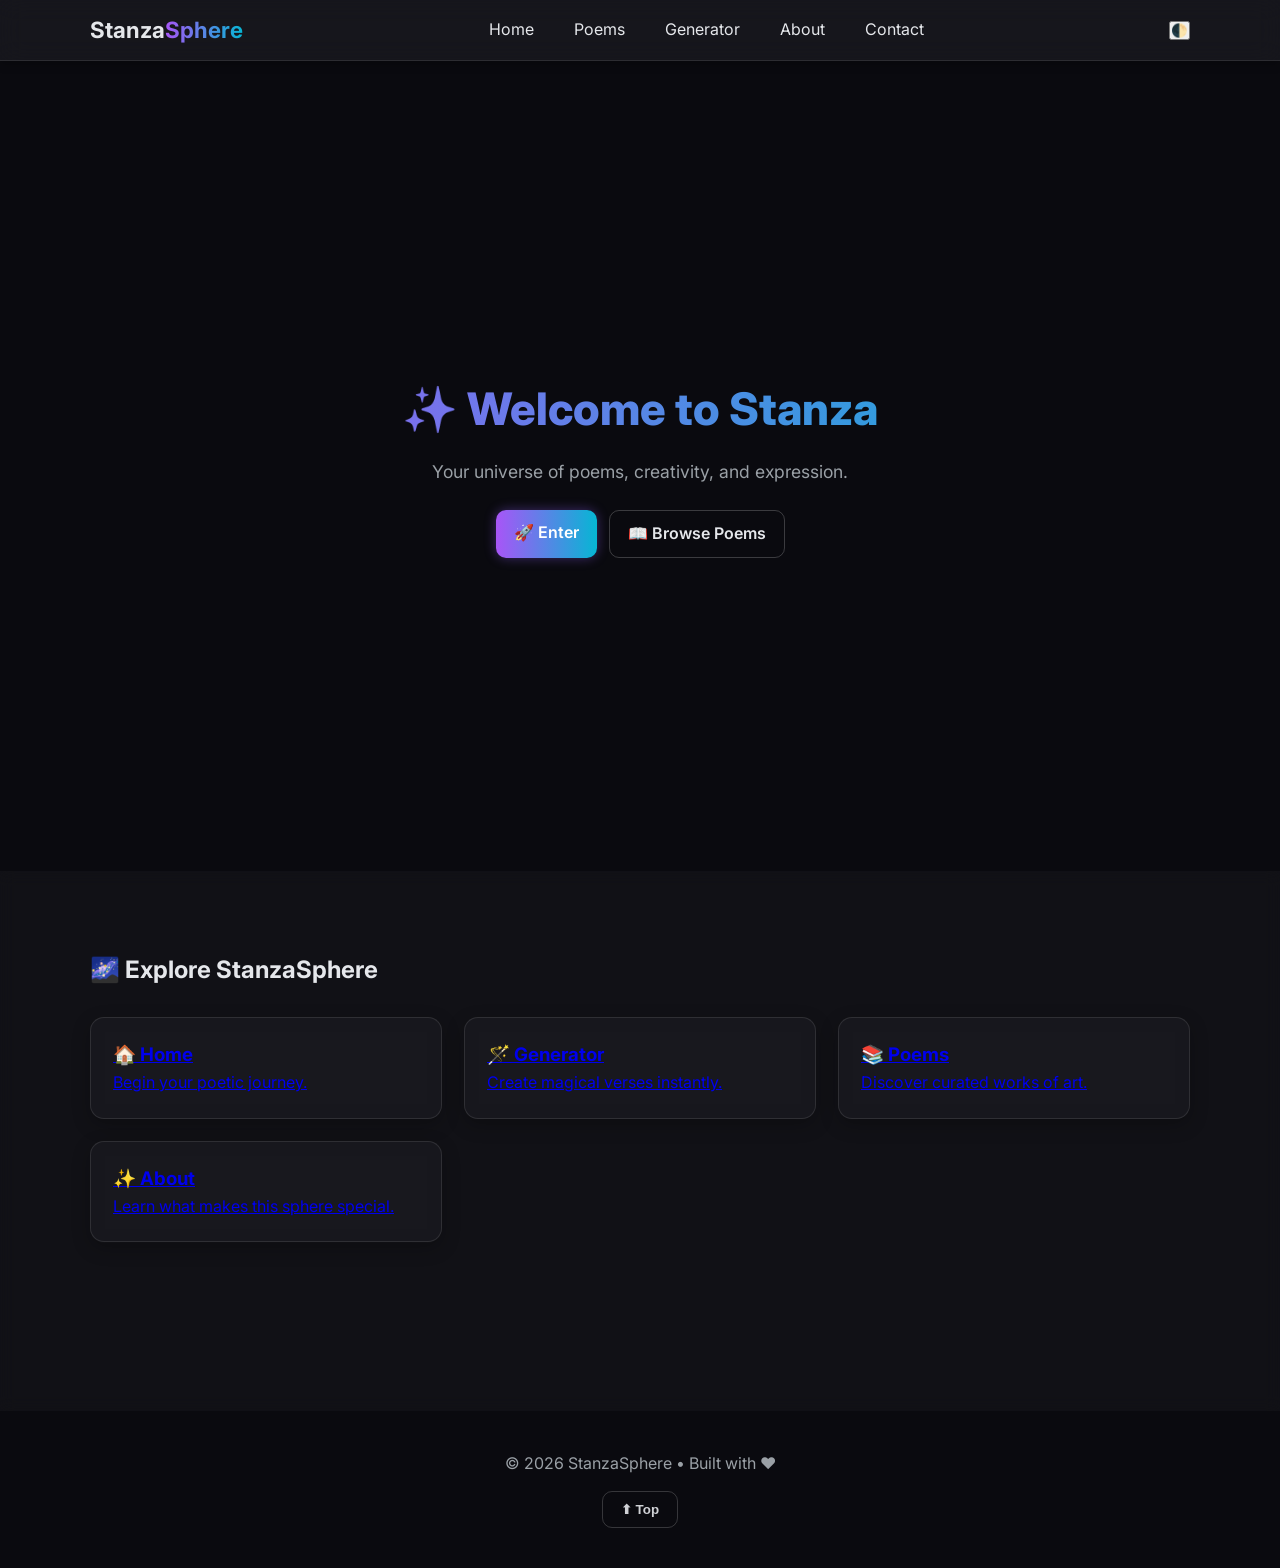
<file: index.html>
<!DOCTYPE html>
<html lang="en">
<head>
  <meta charset="UTF-8" />
  <meta name="viewport" content="width=device-width, initial-scale=1" />
  <title>StanzaSphere ✨ Poetry Universe</title>
  <meta name="description" content="A modern poetic platform to create, explore, and share verses."/>
  <link rel="icon" href="assets/favicon.svg" type="image/svg+xml">
  <link href="https://fonts.googleapis.com/css2?family=Inter:wght@300;400;600;800&display=swap" rel="stylesheet">
  <link rel="stylesheet" href="styles.css" />
  <script defer src="script.js"></script>
</head>
<body>
  <!-- Header -->
  <header class="header">
    <nav class="nav container">
      <a class="logo" href="index.html">Stanza<span>Sphere</span></a>
      <ul class="nav-links" id="navLinks">
        <li><a href="home.html">Home</a></li>
        <li><a href="poems.html">Poems</a></li>
        <li><a href="generator.html">Generator</a></li>
        <li><a href="about.html">About</a></li>
        <li><a href="contact.html">Contact</a></li>
      </ul>
      <div class="nav-actions">
        <button id="themeToggle" title="Toggle theme">🌓</button>
        <button id="menuBtn" class="menu-btn">☰</button>
      </div>
    </nav>
  </header>

  <!-- Hero -->
  <section class="hero">
    <div class="hero-inner container">
      <h1 class="title typewriter" id="typewriter"></h1>
      <p class="subtitle">Your universe of poems, creativity, and expression.</p>
      <div class="cta">
        <a href="home.html" class="btn primary">🚀 Enter</a>
        <a href="poems.html" class="btn ghost">📖 Browse Poems</a>
      </div>
    </div>
  </section>

  <!-- Explore -->
  <section class="section alt">
    <div class="container">
      <h2 class="section-title">🌌 Explore StanzaSphere</h2>
      <div class="grid">
        <a href="home.html" class="card"><h3>🏠 Home</h3><p>Begin your poetic journey.</p></a>
        <a href="generator.html" class="card"><h3>🪄 Generator</h3><p>Create magical verses instantly.</p></a>
        <a href="poems.html" class="card"><h3>📚 Poems</h3><p>Discover curated works of art.</p></a>
        <a href="about.html" class="card"><h3>✨ About</h3><p>Learn what makes this sphere special.</p></a>
      </div>
    </div>
  </section>

  <footer class="footer">
    <div class="container">
      <p>© <span id="year"></span> StanzaSphere • Built with ♥</p>
      <button id="topBtn" class="btn ghost">⬆ Top</button>
    </div>
  </footer>
</body>
</html>
</file>
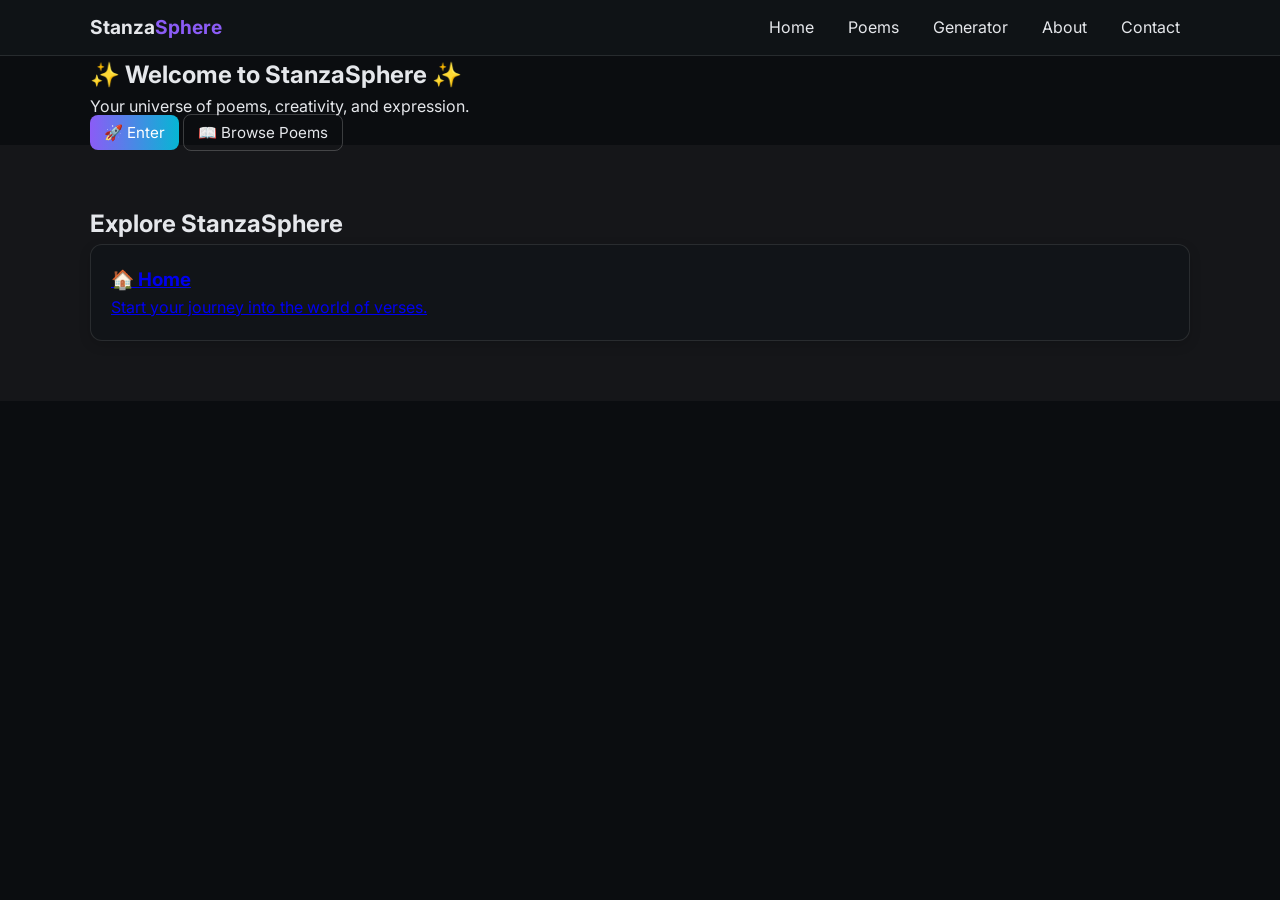
<file: milestone1/index.html>
<!DOCTYPE html>
<html lang="en">
<head>
  <meta charset="UTF-8" />
  <meta name="viewport" content="width=device-width, initial-scale=1" />
  <title>StanzaSphere • Index</title>
  <link rel="icon" href="assets/favicon.svg" type="image/svg+xml">
  <link href="https://fonts.googleapis.com/css2?family=Inter:wght@300;400;600;800&display=swap" rel="stylesheet">
  <link rel="stylesheet" href="styles.css" />
</head>
<body>
  <!-- Header -->
  <header class="header">
    <nav class="nav container">
      <a class="logo" href="index.html">Stanza<span>Sphere</span></a>
      <ul class="nav-links">
        <li><a class="nav-link" href="home.html">Home</a></li>
        <li><a class="nav-link" href="poems.html">Poems</a></li>
        <li><a class="nav-link" href="generator.html">Generator</a></li>
        <li><a class="nav-link" href="about.html">About</a></li>
        <li><a class="nav-link" href="contact.html">Contact</a></li>
      </ul>
    </nav>
    <div class="progress"></div>
  </header>

  <!-- Hero -->
  <section class="hero">
    <div class="hero-inner container">
      <h1 class="title" data-animate>✨ Welcome to StanzaSphere ✨</h1>
      <p class="subtitle" data-animate>Your universe of poems, creativity, and expression.</p>
      <div class="cta" data-animate>
        <a href="home.html" class="btn primary">🚀 Enter</a>
        <a href="poems.html" class="btn ghost">📖 Browse Poems</a>
      </div>
    </div>
  </section>

  <!-- Quick Links -->
  <section class="section alt">
    <div class="container">
      <h2 class="section-title" data-animate>Explore StanzaSphere</h2>
      <div class="grid">
        <a href="home.html" class="card" data-animate>
          <h3>🏠 Home</h3>
          <p>Start your journey into the world of verses.</p>
        </
</file>
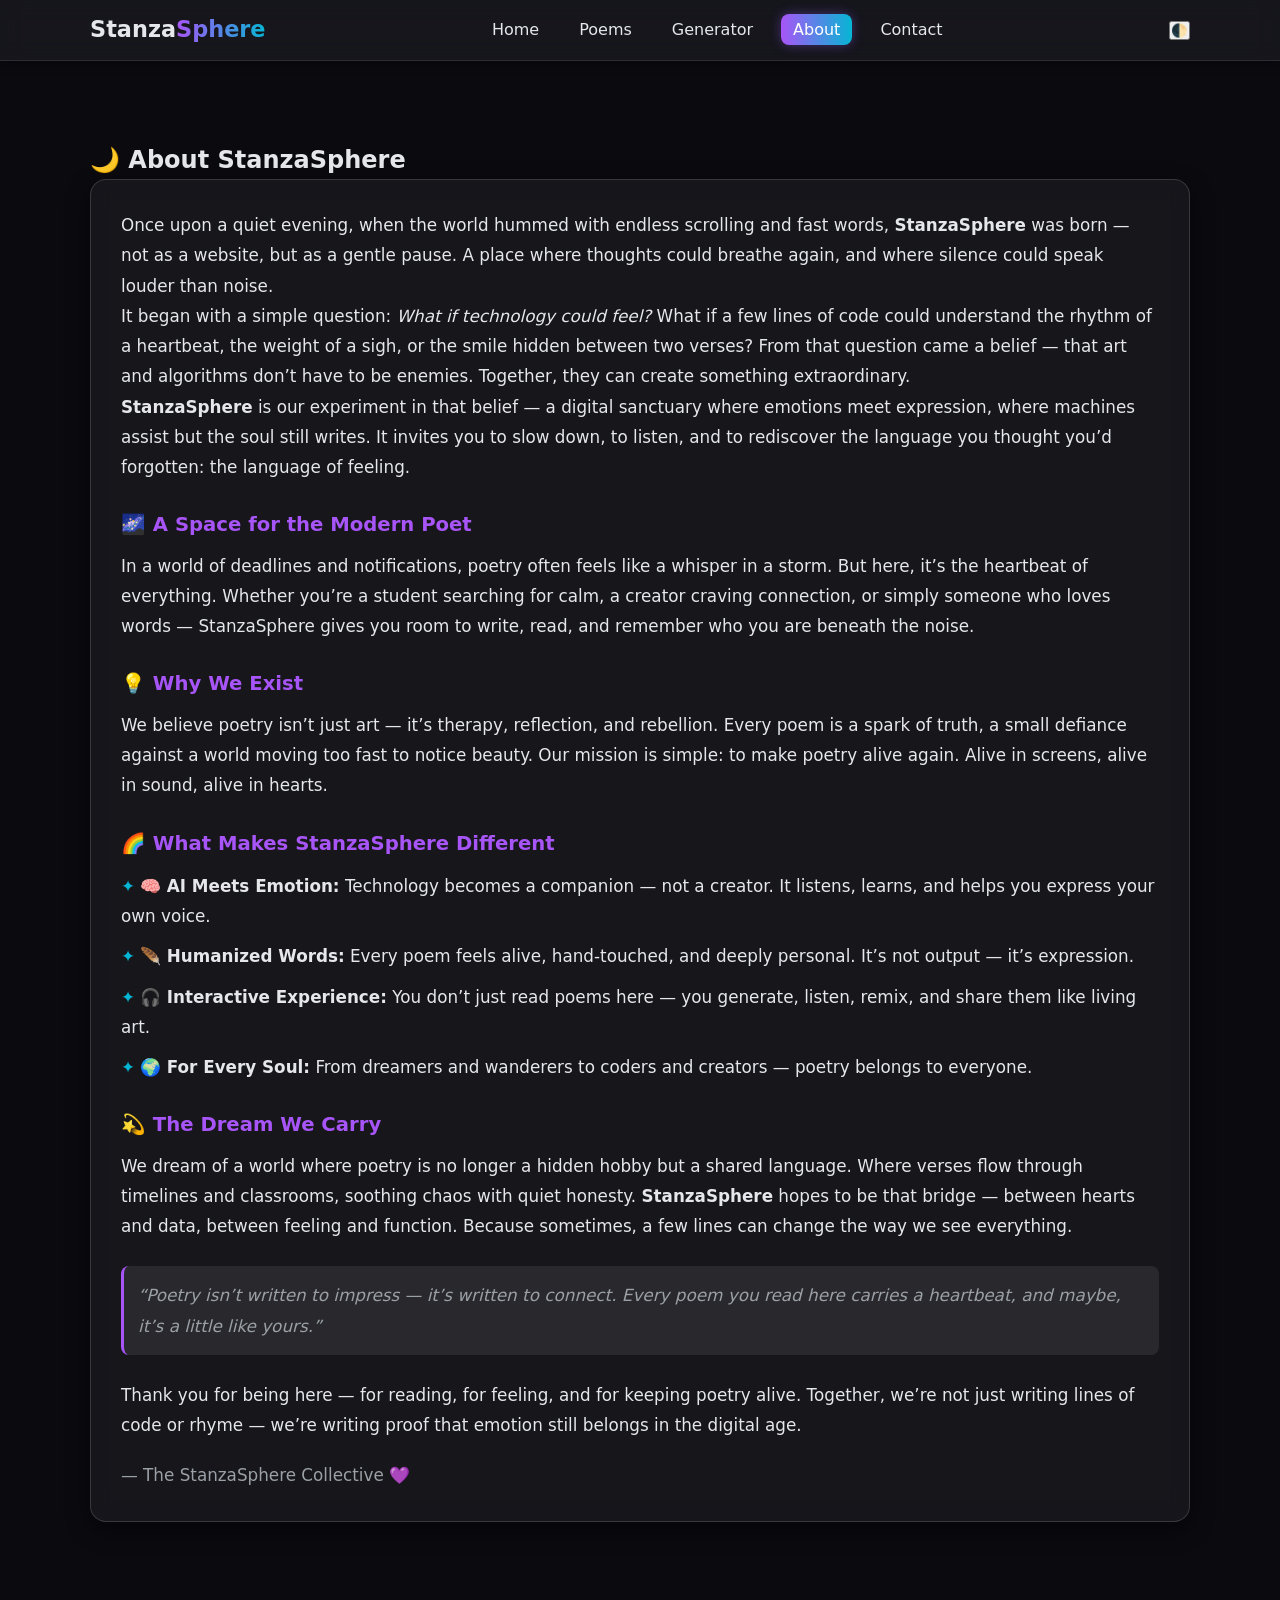
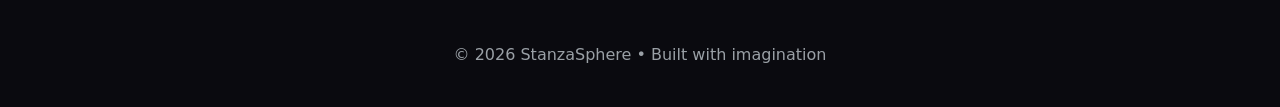
<file: about.html>
<!DOCTYPE html>
<html lang="en">
<head>
  <meta charset="UTF-8" />
  <meta name="viewport" content="width=device-width, initial-scale=1" />
  <title>StanzaSphere • About</title>
  <link rel="stylesheet" href="styles.css" />
  <script defer src="script.js"></script>
</head>
<body>
  <header class="header">
    <nav class="nav container">
      <a class="logo" href="index.html">Stanza<span>Sphere</span></a>
      <ul class="nav-links" id="navLinks">
        <li><a href="home.html">Home</a></li>
        <li><a href="poems.html">Poems</a></li>
        <li><a href="generator.html">Generator</a></li>
        <li><a class="nav-link active" href="about.html">About</a></li>
        <li><a href="contact.html">Contact</a></li>
      </ul>
      <div class="nav-actions"><button id="themeToggle">🌓</button><button id="menuBtn" class="menu-btn">☰</button></div>
    </nav>
  </header>

  <section class="section" id="about">
    <div class="container">
      <h2 class="section-title">🌙 About StanzaSphere</h2>
      <div class="card about">
        <p>
          Once upon a quiet evening, when the world hummed with endless scrolling and fast words,  
          <strong>StanzaSphere</strong> was born — not as a website, but as a gentle pause.  
          A place where thoughts could breathe again, and where silence could speak louder than noise.
        </p>
      
        <p>
          It began with a simple question: <em>What if technology could feel?</em>  
          What if a few lines of code could understand the rhythm of a heartbeat, the weight of a sigh,  
          or the smile hidden between two verses?  
          From that question came a belief — that art and algorithms don’t have to be enemies.  
          Together, they can create something extraordinary.
        </p>
      
        <p>
          <strong>StanzaSphere</strong> is our experiment in that belief —  
          a digital sanctuary where emotions meet expression, where machines assist but the soul still writes.  
          It invites you to slow down, to listen, and to rediscover the language you thought you’d forgotten:  
          the language of feeling.
        </p>
      
        <h3 style="margin-top:25px;">🌌 A Space for the Modern Poet</h3>
        <p>
          In a world of deadlines and notifications, poetry often feels like a whisper in a storm.  
          But here, it’s the heartbeat of everything.  
          Whether you’re a student searching for calm, a creator craving connection, or simply someone who loves words —  
          StanzaSphere gives you room to write, read, and remember who you are beneath the noise.
        </p>
      
        <h3 style="margin-top:25px;">💡 Why We Exist</h3>
        <p>
          We believe poetry isn’t just art — it’s therapy, reflection, and rebellion.  
          Every poem is a spark of truth, a small defiance against a world moving too fast to notice beauty.  
          Our mission is simple: to make poetry alive again.  
          Alive in screens, alive in sound, alive in hearts.
        </p>
      
        <h3 style="margin-top:25px;">🌈 What Makes StanzaSphere Different</h3>
        <ul class="ticks">
          <li>🧠 <b>AI Meets Emotion:</b> Technology becomes a companion — not a creator. It listens, learns, and helps you express your own voice.</li>
          <li>🪶 <b>Humanized Words:</b> Every poem feels alive, hand-touched, and deeply personal. It’s not output — it’s expression.</li>
          <li>🎧 <b>Interactive Experience:</b> You don’t just read poems here — you generate, listen, remix, and share them like living art.</li>
          <li>🌍 <b>For Every Soul:</b> From dreamers and wanderers to coders and creators — poetry belongs to everyone.</li>
        </ul>
      
        <h3 style="margin-top:25px;">💫 The Dream We Carry</h3>
        <p>
          We dream of a world where poetry is no longer a hidden hobby but a shared language.  
          Where verses flow through timelines and classrooms, soothing chaos with quiet honesty.  
          <strong>StanzaSphere</strong> hopes to be that bridge — between hearts and data, between feeling and function.  
          Because sometimes, a few lines can change the way we see everything.
        </p>
      
        <blockquote style="margin-top:25px;font-style:italic;color:var(--muted);border-left:3px solid var(--brand);padding-left:14px;">
          “Poetry isn’t written to impress — it’s written to connect.  
          Every poem you read here carries a heartbeat, and maybe, it’s a little like yours.”
        </blockquote>
      
        <p style="margin-top:25px;">
          Thank you for being here — for reading, for feeling, and for keeping poetry alive.  
          Together, we’re not just writing lines of code or rhyme —  
          we’re writing proof that emotion still belongs in the digital age.
        </p>
      
        <p style="margin-top:20px;color:var(--muted);">
          — The StanzaSphere Collective 💜
        </p>
      </div>
      
    </div>
  </section>

  <footer class="footer"><div class="container"><p>© <span id="year"></span> StanzaSphere • Built with imagination</p></div></footer>
</body>
</html>
</file>
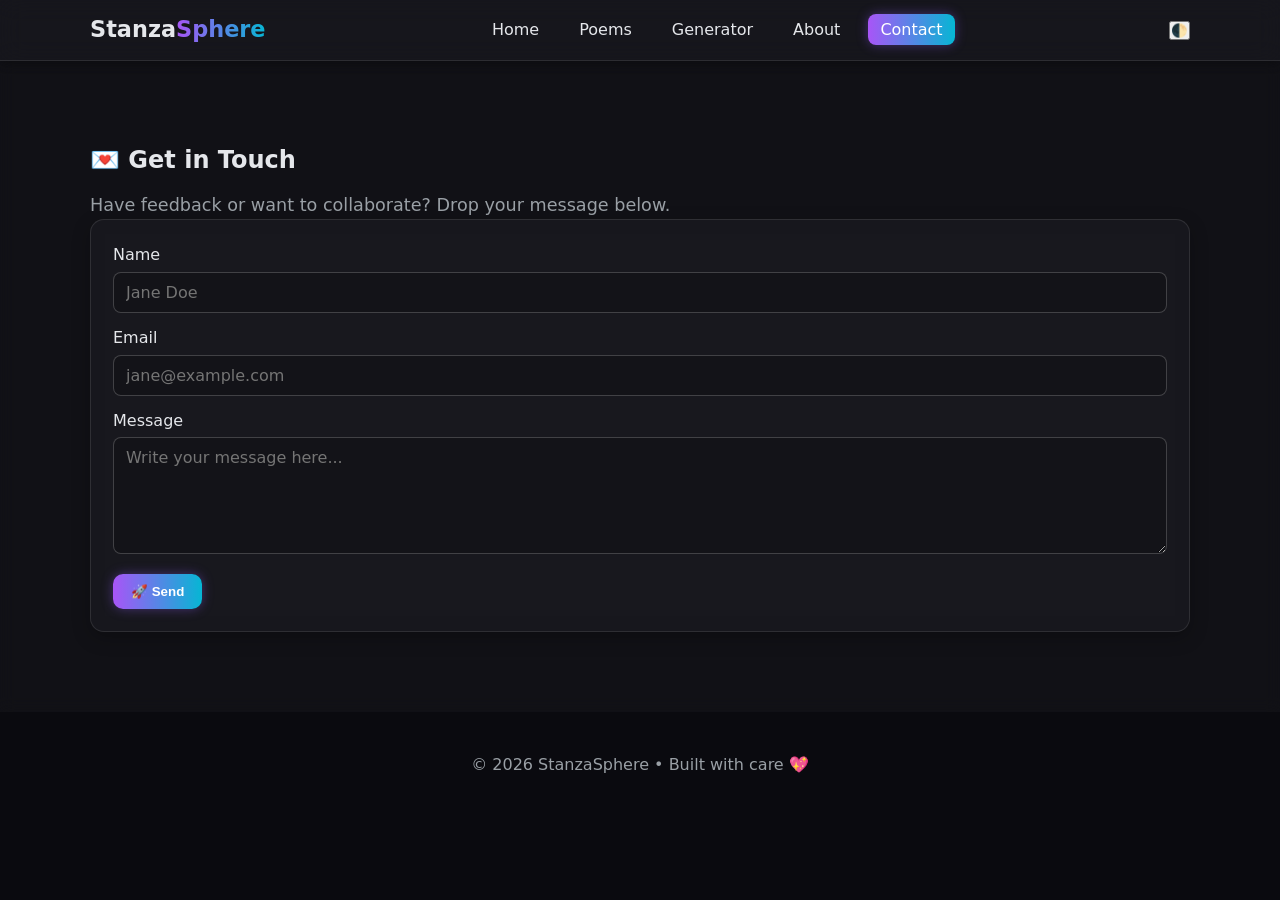
<file: contact.html>
<!DOCTYPE html>
<html lang="en">
<head>
  <meta charset="UTF-8" />
  <meta name="viewport" content="width=device-width, initial-scale=1" />
  <title>StanzaSphere • Contact</title>
  <link rel="stylesheet" href="styles.css" />
  <script defer src="script.js"></script>
</head>
<body>
  <header class="header">
    <nav class="nav container">
      <a class="logo" href="index.html">Stanza<span>Sphere</span></a>
      <ul class="nav-links" id="navLinks">
        <li><a href="home.html">Home</a></li>
        <li><a href="poems.html">Poems</a></li>
        <li><a href="generator.html">Generator</a></li>
        <li><a href="about.html">About</a></li>
        <li><a class="nav-link active" href="contact.html">Contact</a></li>
      </ul>
      <div class="nav-actions"><button id="themeToggle">🌓</button><button id="menuBtn" class="menu-btn">☰</button></div>
    </nav>
  </header>

  <section class="section alt" id="contact">
    <div class="container">
      <h2 class="section-title">💌 Get in Touch</h2>
      <p class="subtitle">Have feedback or want to collaborate? Drop your message below.</p>
      <div class="card">
        <form id="contactForm" class="form">
          <label><span>Name</span><input required type="text" id="name" placeholder="Jane Doe"></label>
          <label><span>Email</span><input required type="email" id="email" placeholder="jane@example.com"></label>
          <label><span>Message</span><textarea required id="message" rows="5" placeholder="Write your message here..."></textarea></label>
          <div class="row end"><button class="btn primary" type="submit">🚀 Send</button><span id="formStatus" class="form-status"></span></div>
        </form>
      </div>
    </div>
  </section>

  <footer class="footer"><div class="container"><p>© <span id="year"></span> StanzaSphere • Built with care 💖</p></div></footer>

  <script>
    const form=document.getElementById('contactForm');
    const status=document.getElementById('formStatus');
    form.addEventListener('submit',e=>{
      e.preventDefault();
      status.textContent="Sending...";
      setTimeout(()=>{status.textContent="Message sent successfully! 💌";form.reset();},1000);
    });
  </script>
</body>
</html>
</file>
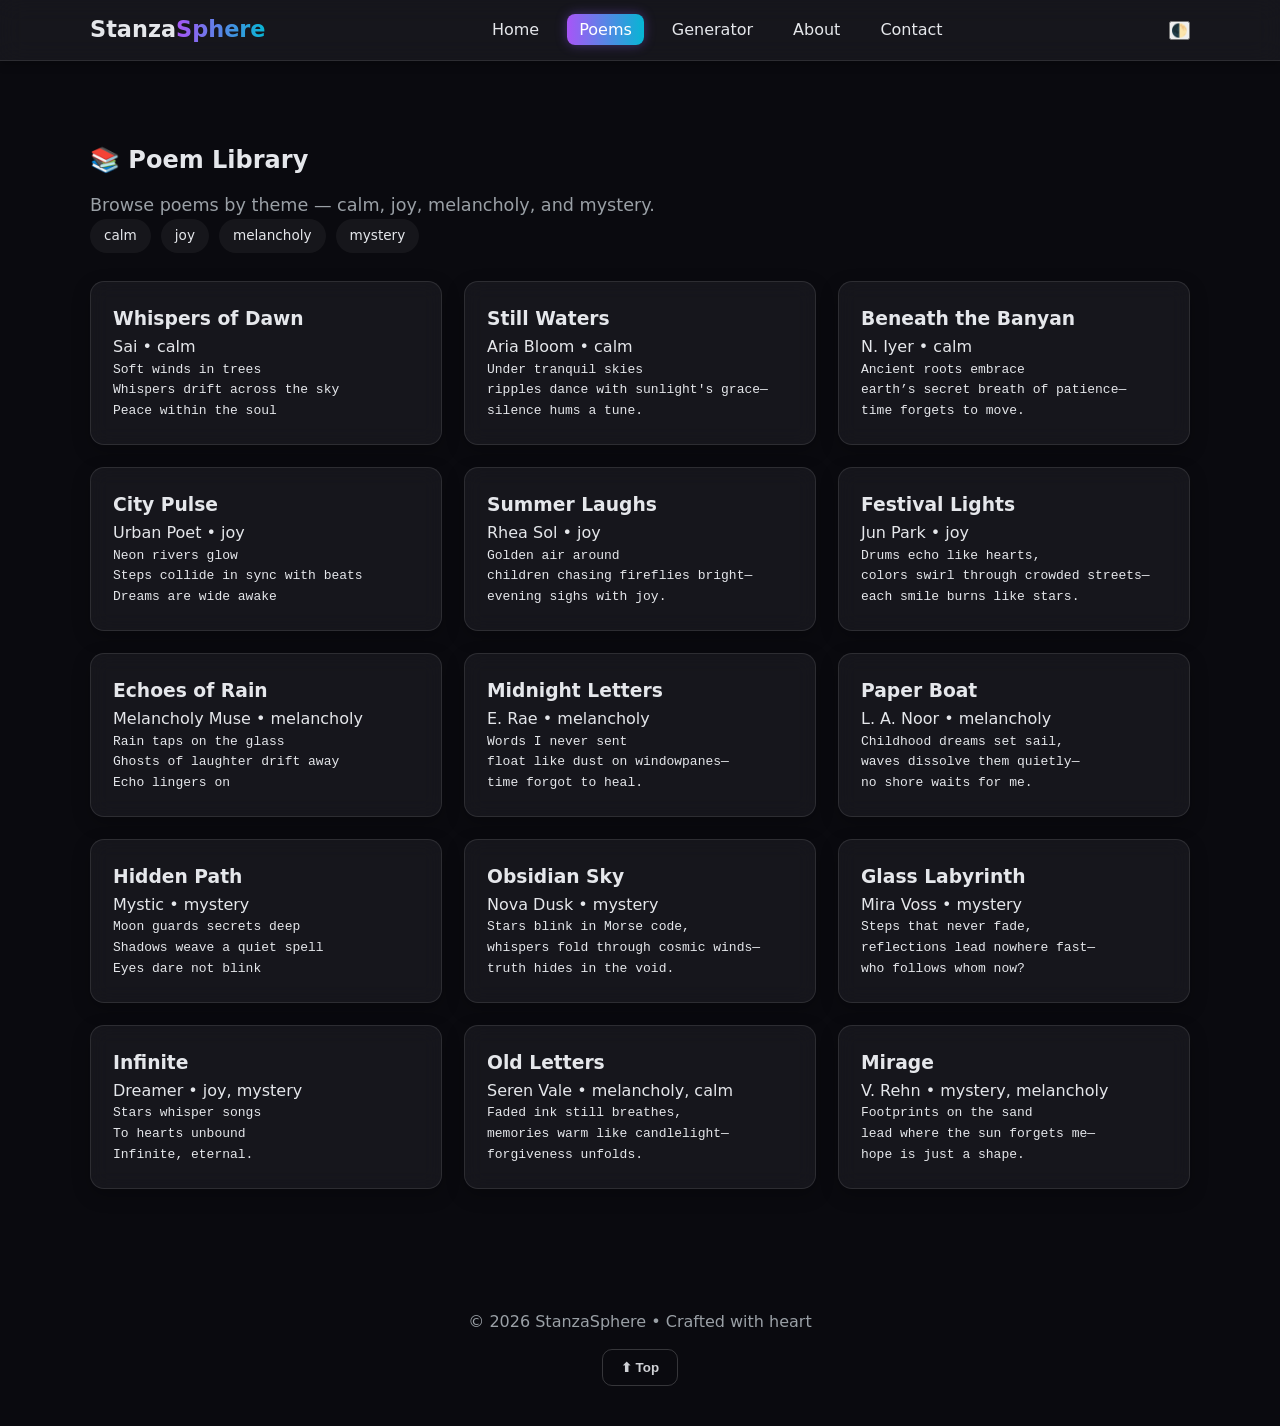
<file: poems.html>
<!DOCTYPE html>
<html lang="en">
<head>
  <meta charset="UTF-8" />
  <meta name="viewport" content="width=device-width, initial-scale=1" />
  <title>StanzaSphere • Poems</title>
  <link rel="icon" href="assets/favicon.svg" type="image/svg+xml">
  <link rel="stylesheet" href="styles.css" />
  <script defer src="script.js"></script>
</head>
<body>
  <header class="header">
    <nav class="nav container">
      <a class="logo" href="index.html">Stanza<span>Sphere</span></a>
      <ul class="nav-links" id="navLinks">
        <li><a href="home.html">Home</a></li>
        <li><a class="nav-link active" href="poems.html">Poems</a></li>
        <li><a href="generator.html">Generator</a></li>
        <li><a href="about.html">About</a></li>
        <li><a href="contact.html">Contact</a></li>
      </ul>
      <div class="nav-actions"><button id="themeToggle">🌓</button><button id="menuBtn" class="menu-btn">☰</button></div>
    </nav>
  </header>

  <section class="section" id="poems">
    <div class="container">
      <h2 class="section-title">📚 Poem Library</h2>
      <p class="subtitle">Browse poems by theme — calm, joy, melancholy, and mystery.</p>
      <div id="tags" class="tags"></div>
      <div id="poemGrid" class="grid"></div>
    </div>
  </section>

  <footer class="footer">
    <div class="container">
      <p>© <span id="year"></span> StanzaSphere • Crafted with heart</p>
      <button id="topBtn" class="btn ghost">⬆ Top</button>
    </div>
  </footer>
  <script>
    // Poems
    const poems = [
    // Calm
    { title: "Whispers of Dawn", author: "Sai", tags: ["calm"], text: `Soft winds in trees\nWhispers drift across the sky\nPeace within the soul` },
    { title: "Still Waters", author: "Aria Bloom", tags: ["calm"], text: `Under tranquil skies\nripples dance with sunlight's grace—\nsilence hums a tune.` },
    { title: "Beneath the Banyan", author: "N. Iyer", tags: ["calm"], text: `Ancient roots embrace\nearth’s secret breath of patience—\ntime forgets to move.` },

    // Joy
    { title: "City Pulse", author: "Urban Poet", tags: ["joy"], text: `Neon rivers glow\nSteps collide in sync with beats\nDreams are wide awake` },
    { title: "Summer Laughs", author: "Rhea Sol", tags: ["joy"], text: `Golden air around\nchildren chasing fireflies bright—\nevening sighs with joy.` },
    { title: "Festival Lights", author: "Jun Park", tags: ["joy"], text: `Drums echo like hearts,\ncolors swirl through crowded streets—\neach smile burns like stars.` },

    // Melancholy
    { title: "Echoes of Rain", author: "Melancholy Muse", tags: ["melancholy"], text: `Rain taps on the glass\nGhosts of laughter drift away\nEcho lingers on` },
    { title: "Midnight Letters", author: "E. Rae", tags: ["melancholy"], text: `Words I never sent\nfloat like dust on windowpanes—\ntime forgot to heal.` },
    { title: "Paper Boat", author: "L. A. Noor", tags: ["melancholy"], text: `Childhood dreams set sail,\nwaves dissolve them quietly—\nno shore waits for me.` },

    // Mystery
    { title: "Hidden Path", author: "Mystic", tags: ["mystery"], text: `Moon guards secrets deep\nShadows weave a quiet spell\nEyes dare not blink` },
    { title: "Obsidian Sky", author: "Nova Dusk", tags: ["mystery"], text: `Stars blink in Morse code,\nwhispers fold through cosmic winds—\ntruth hides in the void.` },
    { title: "Glass Labyrinth", author: "Mira Voss", tags: ["mystery"], text: `Steps that never fade,\nreflections lead nowhere fast—\nwho follows whom now?` },

    // Mixed Moods
    { title: "Infinite", author: "Dreamer", tags: ["joy","mystery"], text: `Stars whisper songs\nTo hearts unbound\nInfinite, eternal.` },
    { title: "Old Letters", author: "Seren Vale", tags: ["melancholy","calm"], text: `Faded ink still breathes,\nmemories warm like candlelight—\nforgiveness unfolds.` },
    { title: "Mirage", author: "V. Rehn", tags: ["mystery","melancholy"], text: `Footprints on the sand\nlead where the sun forgets me—\nhope is just a shape.` }
  ];

    const tagsEl=document.getElementById("tags");
    const gridEl=document.getElementById("poemGrid");
    const allTags=[...new Set(poems.flatMap(p=>p.tags))];
    allTags.forEach(tag=>{
      const span=document.createElement("span");
      span.className="tag"; span.textContent=tag;
      span.addEventListener("click",()=>filterPoems(tag));
      tagsEl.appendChild(span);
    });
    function render(list){
      gridEl.innerHTML="";
      list.forEach(p=>{
        const card=document.createElement("div");
        card.className="card poem";
        card.innerHTML=`<h3>${p.title}</h3><div class="meta">${p.author} • ${p.tags.join(", ")}</div><pre>${p.text}</pre>`;
        gridEl.appendChild(card);
      });
    }
    function filterPoems(tag){
      render(poems.filter(p=>p.tags.includes(tag)));
      document.querySelectorAll(".tag").forEach(t=>t.classList.remove("active"));
      [...tagsEl.children].find(t=>t.textContent===tag).classList.add("active");
    }
    render(poems);
    document.getElementById("year").textContent=new Date().getFullYear();
  </script>
</body>
</html>
</file>
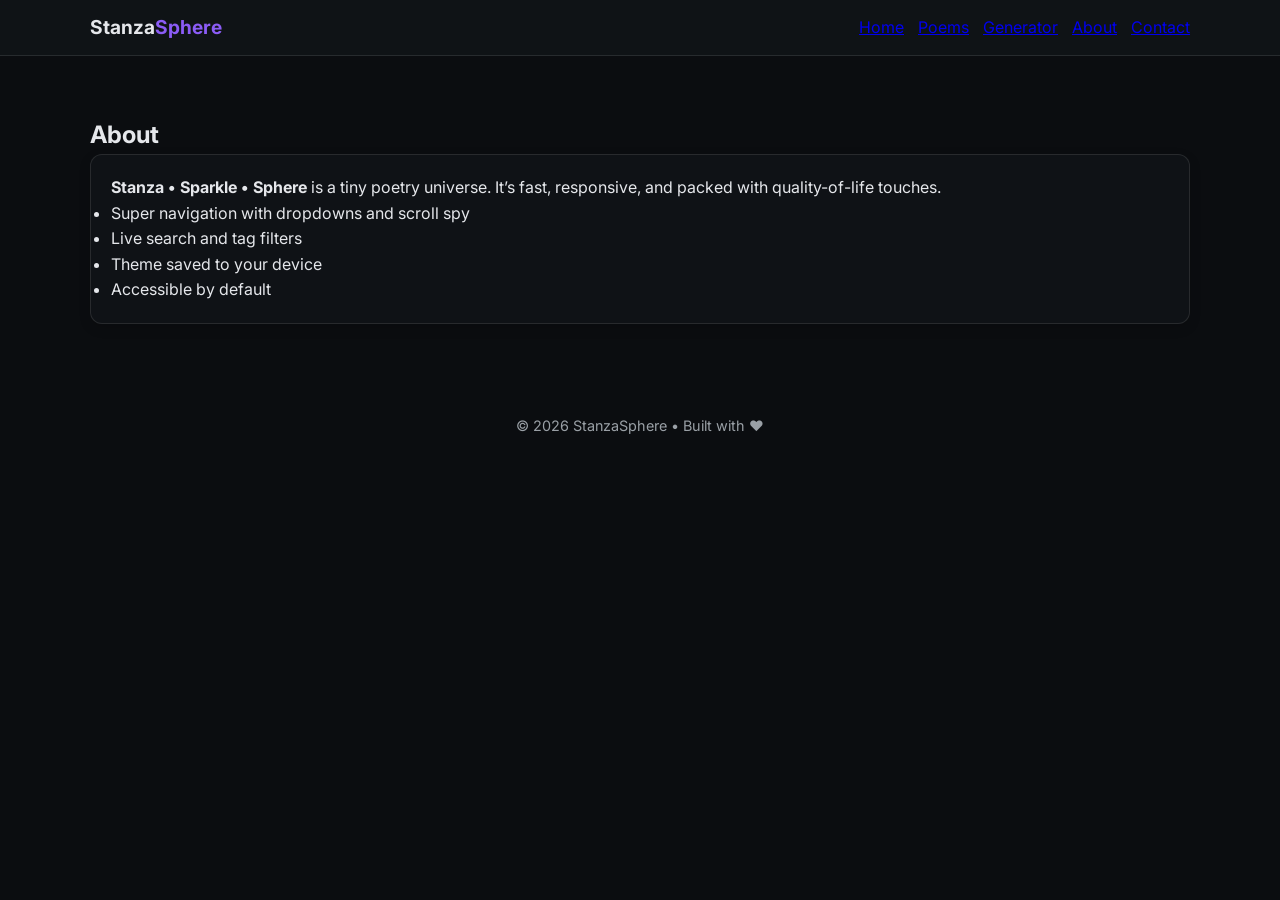
<file: milestone1/about.html>
<!DOCTYPE html>
<html lang="en">
<head>
  <meta charset="UTF-8" />
  <meta name="viewport" content="width=device-width, initial-scale=1" />
  <title>StanzaSphere</title>
  <link rel="icon" href="assets/favicon.svg" type="image/svg+xml">
  <link href="https://fonts.googleapis.com/css2?family=Inter:wght@300;400;600;800&display=swap" rel="stylesheet">
  <link rel="stylesheet" href="styles.css" />
</head>
<body>
  <header class="header">
    <nav class="nav container">
      <a class="logo" href="home.html">Stanza<span>Sphere</span></a>
      <ul class="nav-links">
        <li><a href="home.html">Home</a></li>
        <li><a href="poems.html">Poems</a></li>
        <li><a href="generator.html">Generator</a></li>
        <li><a href="about.html">About</a></li>
        <li><a href="contact.html">Contact</a></li>
      </ul>
    </nav>
  </header>

  <section class="section" id="about">
    <div class="container">
      <h2 class="section-title">About</h2>
      <div class="card about">
        <p><strong>Stanza • Sparkle • Sphere</strong> is a tiny poetry universe. It’s fast, responsive, and packed with quality-of-life touches.</p>
        <ul class="ticks">
          <li>Super navigation with dropdowns and scroll spy</li>
          <li>Live search and tag filters</li>
          <li>Theme saved to your device</li>
          <li>Accessible by default</li>
        </ul>
      </div>
    </div>
  </section>

  <footer class="footer">
    <div class="container">
      <p>© <span id="year"></span> StanzaSphere • Built with ♥</p>
    </div>
  </footer>
  <script src="script.js"></script>
</body>
</html>
</file>
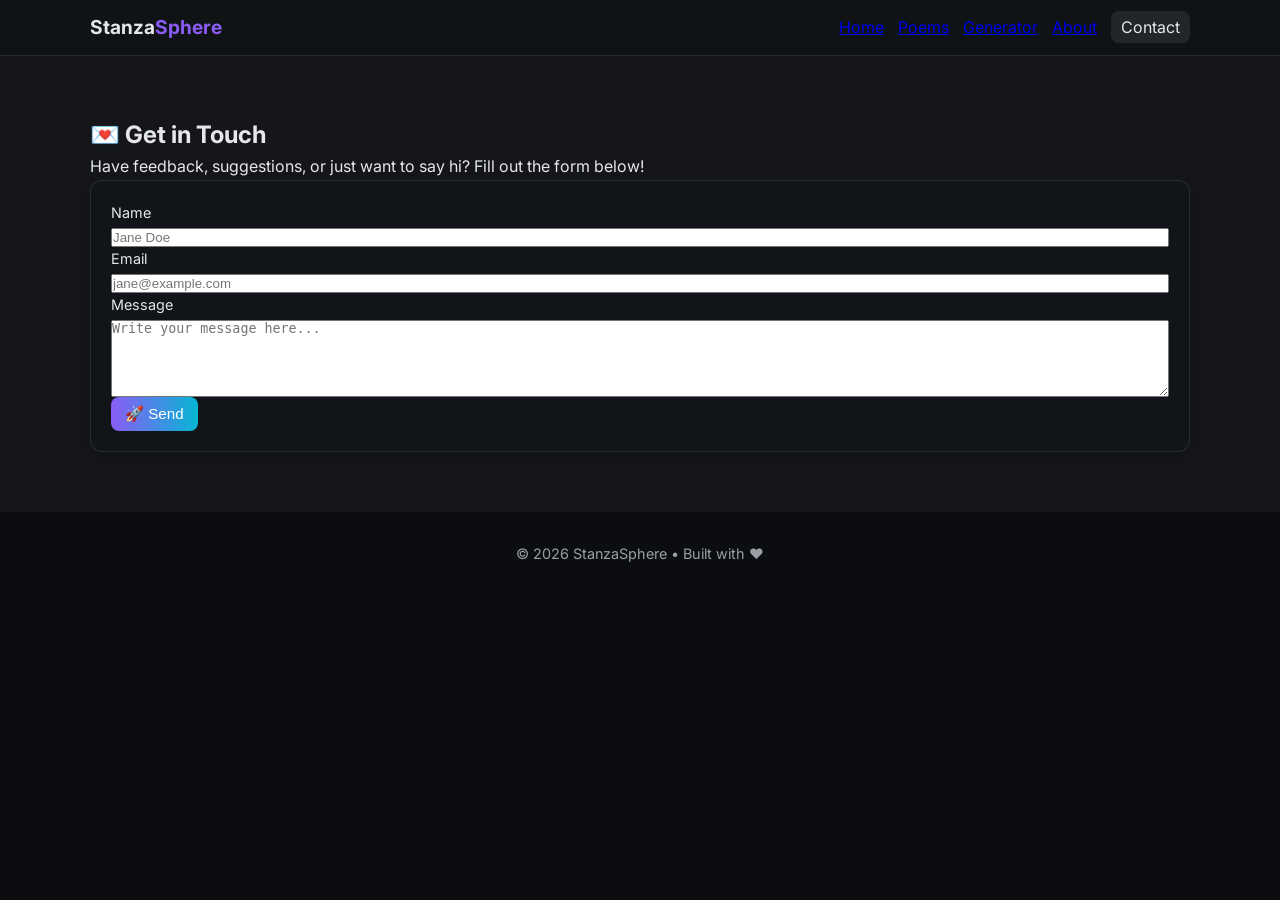
<file: milestone1/contact.html>
<!DOCTYPE html>
<html lang="en">
<head>
  <meta charset="UTF-8" />
  <meta name="viewport" content="width=device-width, initial-scale=1" />
  <title>StanzaSphere • Contact</title>
  <link rel="icon" href="assets/favicon.svg" type="image/svg+xml">
  <link href="https://fonts.googleapis.com/css2?family=Inter:wght@300;400;600;800&display=swap" rel="stylesheet">
  <link rel="stylesheet" href="styles.css" />
</head>
<body>
  <!-- Header -->
  <header class="header">
    <nav class="nav container">
      <a class="logo" href="index.html">Stanza<span>Sphere</span></a>
      <ul class="nav-links">
        <li><a href="home.html">Home</a></li>
        <li><a href="poems.html">Poems</a></li>
        <li><a href="generator.html">Generator</a></li>
        <li><a href="about.html">About</a></li>
        <li><a class="nav-link active" href="contact.html">Contact</a></li>
      </ul>
    </nav>
  </header>

  <!-- Contact Section -->
  <section class="section alt" id="contact">
    <div class="container">
      <h2 class="section-title">💌 Get in Touch</h2>
      <p class="subtitle">Have feedback, suggestions, or just want to say hi? Fill out the form below!</p>

      <div class="card">
        <form id="contactForm" class="form">
          <div class="row">
            <label>
              <span>Name</span>
              <input required type="text" id="name" placeholder="Jane Doe" />
            </label>
            <label>
              <span>Email</span>
              <input required type="email" id="email" placeholder="jane@example.com" />
            </label>
          </div>
          <label>
            <span>Message</span>
            <textarea required id="message" rows="5" placeholder="Write your message here..."></textarea>
          </label>
          <div class="row end">
            <button class="btn primary" type="submit">🚀 Send</button>
            <span id="formStatus" class="form-status"></span>
          </div>
        </form>
      </div>
    </div>
  </section>

  <!-- Footer -->
  <footer class="footer">
    <div class="container">
      <p>© <span id="year"></span> StanzaSphere • Built with ♥</p>
    </div>
  </footer>

  <script src="script.js"></script>
</body>
</html>
</file>
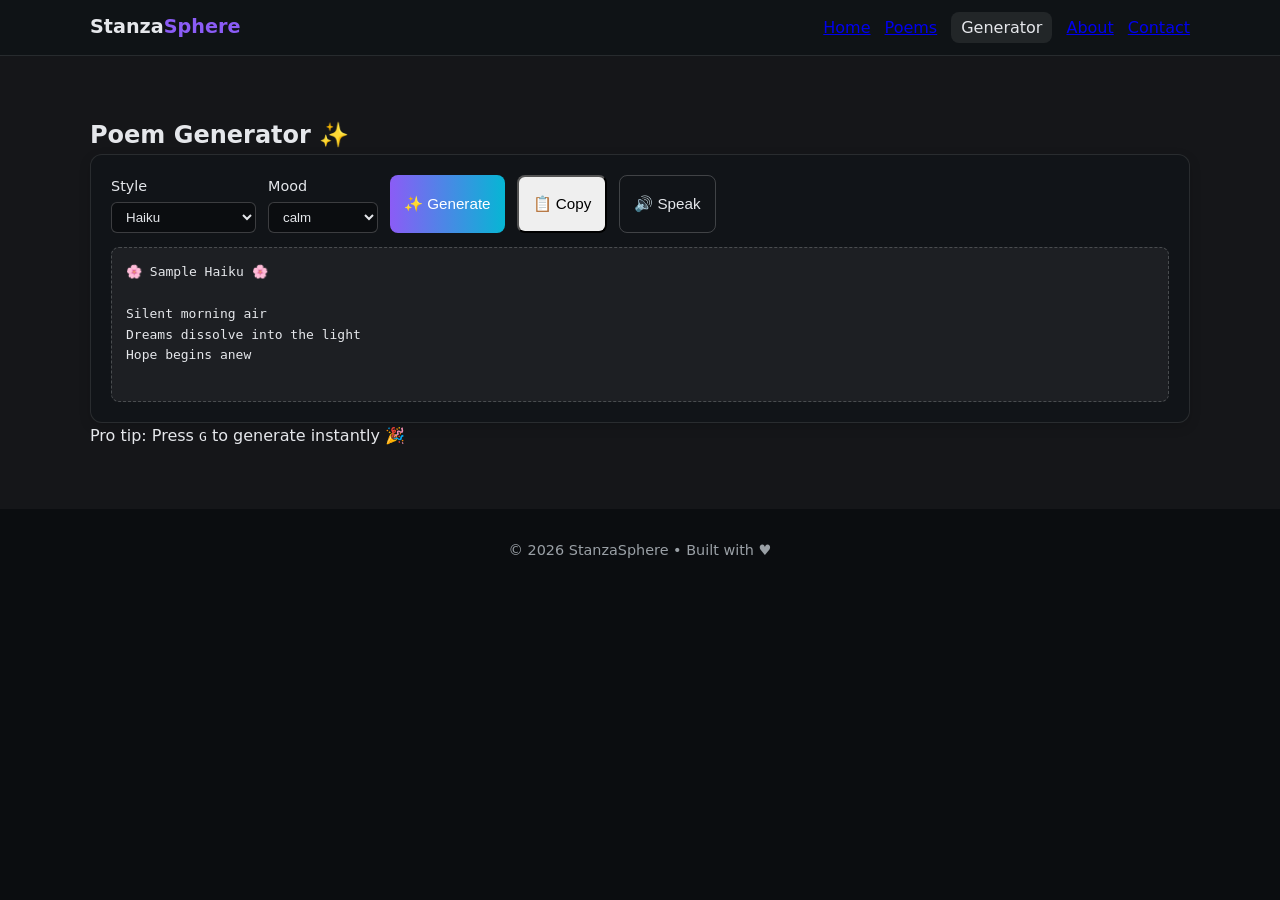
<file: milestone1/generator.html>
<!DOCTYPE html>
<html lang="en">
<head>
  <meta charset="UTF-8" />
  <meta name="viewport" content="width=device-width, initial-scale=1" />
  <title>StanzaSphere • Generator</title>
  <link rel="stylesheet" href="styles.css" />
</head>
<body>
  <!-- Header -->
  <header class="header">
    <nav class="nav container">
      <a class="logo" href="index.html">Stanza<span>Sphere</span></a>
      <ul class="nav-links">
        <li><a href="home.html">Home</a></li>
        <li><a href="poems.html">Poems</a></li>
        <li><a class="nav-link active" href="generator.html">Generator</a></li>
        <li><a href="about.html">About</a></li>
        <li><a href="contact.html">Contact</a></li>
      </ul>
    </nav>
  </header>

  <!-- Generator Section -->
  <section class="section alt">
    <div class="container">
      <h2 class="section-title">Poem Generator ✨</h2>
      <div class="card">
        <div class="controls">
          <label>Style
            <select id="styleSelect">
              <option value="haiku">Haiku</option>
              <option value="free">Free Verse</option>
              <option value="couplet">Rhyming Couplet</option>
            </select>
          </label>
          <label>Mood
            <select id="moodSelect">
              <option>calm</option>
              <option>joy</option>
              <option>melancholy</option>
              <option>mystery</option>
            </select>
          </label>
          <button id="genBtn" class="btn primary">✨ Generate</button>
          <button id="copyBtn" class="btn">📋 Copy</button>
          <button id="speakBtn" class="btn ghost">🔊 Speak</button>
        </div>

        <!-- Poem output box -->
        <pre id="generated" class="poem-output">
🌸 Sample Haiku 🌸

Silent morning air  
Dreams dissolve into the light  
Hope begins anew
        </pre>
      </div>
      <p class="muted">Pro tip: Press <kbd>G</kbd> to generate instantly 🎉</p>
    </div>
  </section>

  <!-- Footer -->
  <footer class="footer">
    <div class="container">
      <p>© <span id="year"></span> StanzaSphere • Built with ♥</p>
    </div>
  </footer>

  <script>
    // Show year
    document.getElementById("year").textContent = new Date().getFullYear();

    // Simple generator
    const poems = {
      haiku: "Gentle winds passing\nWhispers through the cherry trees\nSpring awakens hearts",
      free: "Under neon skies,\nvoices drift and wander—\nsearching for belonging.",
      couplet: "Stars above glow, quiet and bright,\nGuiding our souls through the night."
    };
    document.getElementById("genBtn").addEventListener("click", () => {
      const style = document.getElementById("styleSelect").value;
      document.getElementById("generated").textContent = poems[style] || "✨ Your poem appears here!";
    });
  </script>
</body>
</html>
</file>
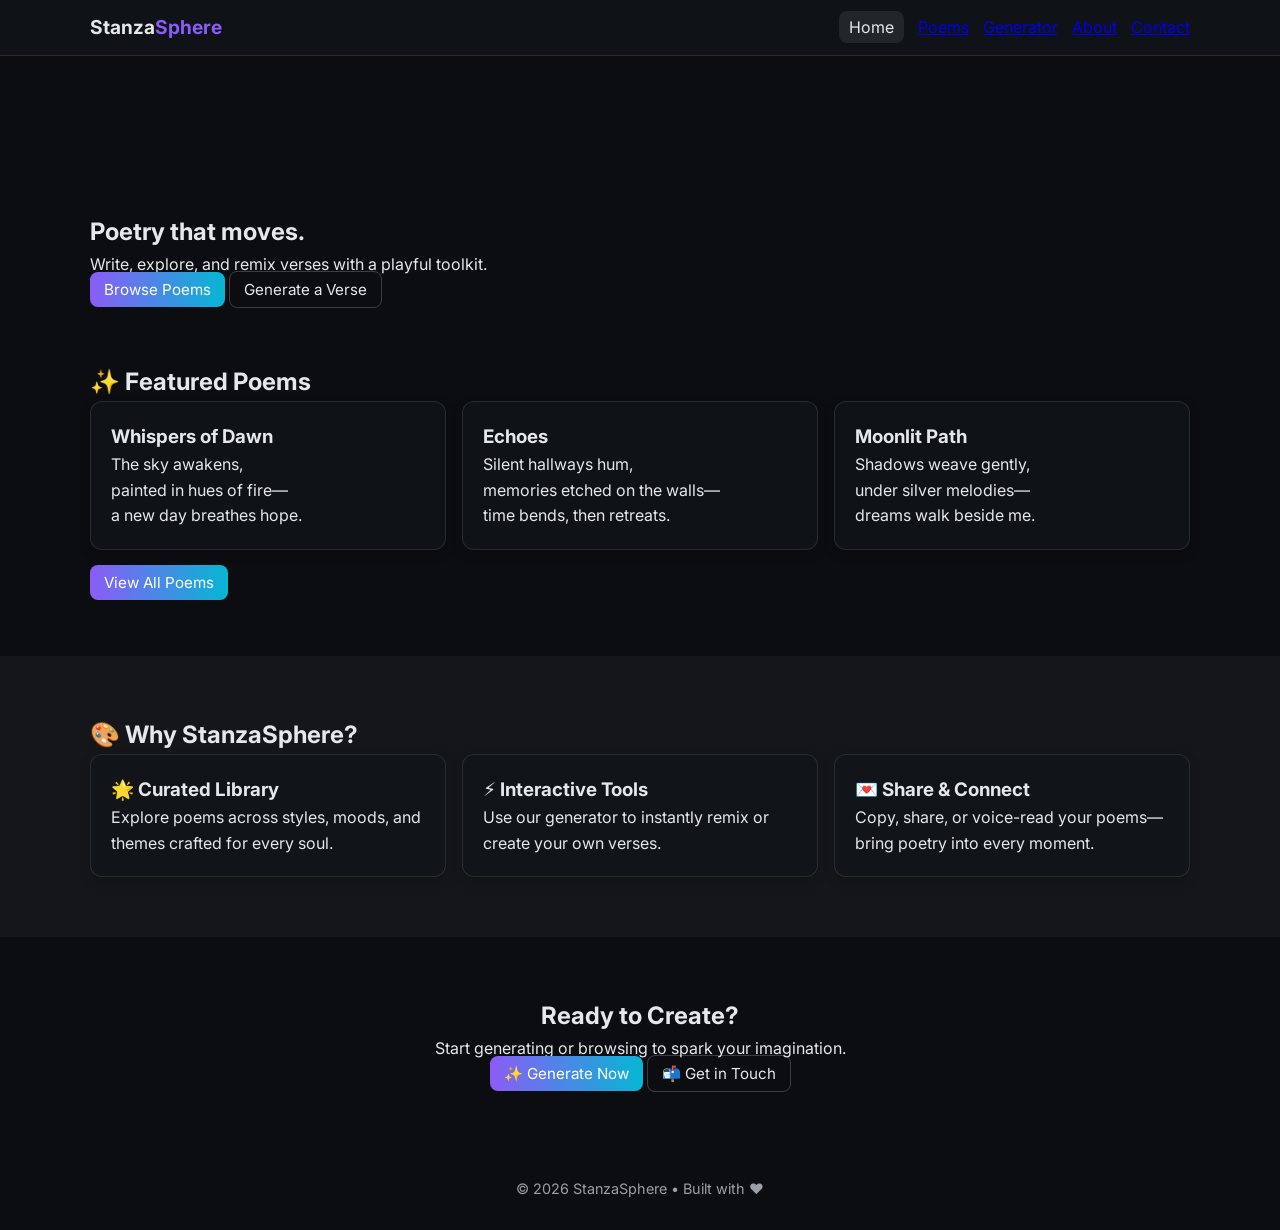
<file: milestone1/home.html>
<!DOCTYPE html>
<html lang="en">
<head>
  <meta charset="UTF-8" />
  <meta name="viewport" content="width=device-width, initial-scale=1" />
  <title>StanzaSphere • Home</title>
  <link rel="icon" href="assets/favicon.svg" type="image/svg+xml">
  <link href="https://fonts.googleapis.com/css2?family=Inter:wght@300;400;600;800&display=swap" rel="stylesheet">
  <link rel="stylesheet" href="styles.css" />
</head>
<body>
  <!-- Header -->
  <header class="header">
    <nav class="nav container">
      <a class="logo" href="index.html">Stanza<span>Sphere</span></a>
      <ul class="nav-links">
        <li><a class="nav-link active" href="home.html">Home</a></li>
        <li><a href="poems.html">Poems</a></li>
        <li><a href="generator.html">Generator</a></li>
        <li><a href="about.html">About</a></li>
        <li><a href="contact.html">Contact</a></li>
      </ul>
    </nav>
  </header>

  <!-- Hero -->
  <section class="hero" id="home">
    <canvas id="orbital"></canvas>
    <div class="hero-inner container">
      <h1 class="title"><span id="typewriter">Poetry that moves.</span></h1>
      <p class="subtitle">Write, explore, and remix verses with a playful toolkit.</p>
      <div class="cta">
        <a href="poems.html" class="btn primary">Browse Poems</a>
        <a href="generator.html" class="btn ghost">Generate a Verse</a>
      </div>
    </div>
  </section>

  <!-- Featured Poems -->
  <section class="section" id="featured">
    <div class="container">
      <h2 class="section-title">✨ Featured Poems</h2>
      <div class="grid">
        <div class="card">
          <h3>Whispers of Dawn</h3>
          <p>The sky awakens,<br>painted in hues of fire—<br>a new day breathes hope.</p>
        </div>
        <div class="card">
          <h3>Echoes</h3>
          <p>Silent hallways hum,<br>memories etched on the walls—<br>time bends, then retreats.</p>
        </div>
        <div class="card">
          <h3>Moonlit Path</h3>
          <p>Shadows weave gently,<br>under silver melodies—<br>dreams walk beside me.</p>
        </div>
      </div>
      <div class="cta" style="margin-top:20px;">
        <a href="poems.html" class="btn primary">View All Poems</a>
      </div>
    </div>
  </section>

  <!-- Why StanzaSphere -->
  <section class="section alt" id="why">
    <div class="container">
      <h2 class="section-title">🎨 Why StanzaSphere?</h2>
      <div class="grid">
        <div class="card">
          <h3>🌟 Curated Library</h3>
          <p>Explore poems across styles, moods, and themes crafted for every soul.</p>
        </div>
        <div class="card">
          <h3>⚡ Interactive Tools</h3>
          <p>Use our generator to instantly remix or create your own verses.</p>
        </div>
        <div class="card">
          <h3>💌 Share & Connect</h3>
          <p>Copy, share, or voice-read your poems—bring poetry into every moment.</p>
        </div>
      </div>
    </div>
  </section>

  <!-- Call to Action -->
  <section class="section" id="cta">
    <div class="container" style="text-align:center;">
      <h2 class="section-title">Ready to Create?</h2>
      <p class="subtitle">Start generating or browsing to spark your imagination.</p>
      <div class="cta">
        <a href="generator.html" class="btn primary">✨ Generate Now</a>
        <a href="contact.html" class="btn ghost">📬 Get in Touch</a>
      </div>
    </div>
  </section>

  <!-- Footer -->
  <footer class="footer">
    <div class="container">
      <p>© <span id="year"></span> StanzaSphere • Built with ♥</p>
    </div>
  </footer>

  <script>
    // auto update year
    document.getElementById("year").textContent = new Date().getFullYear();
  </script>
</body>
</html>
</file>
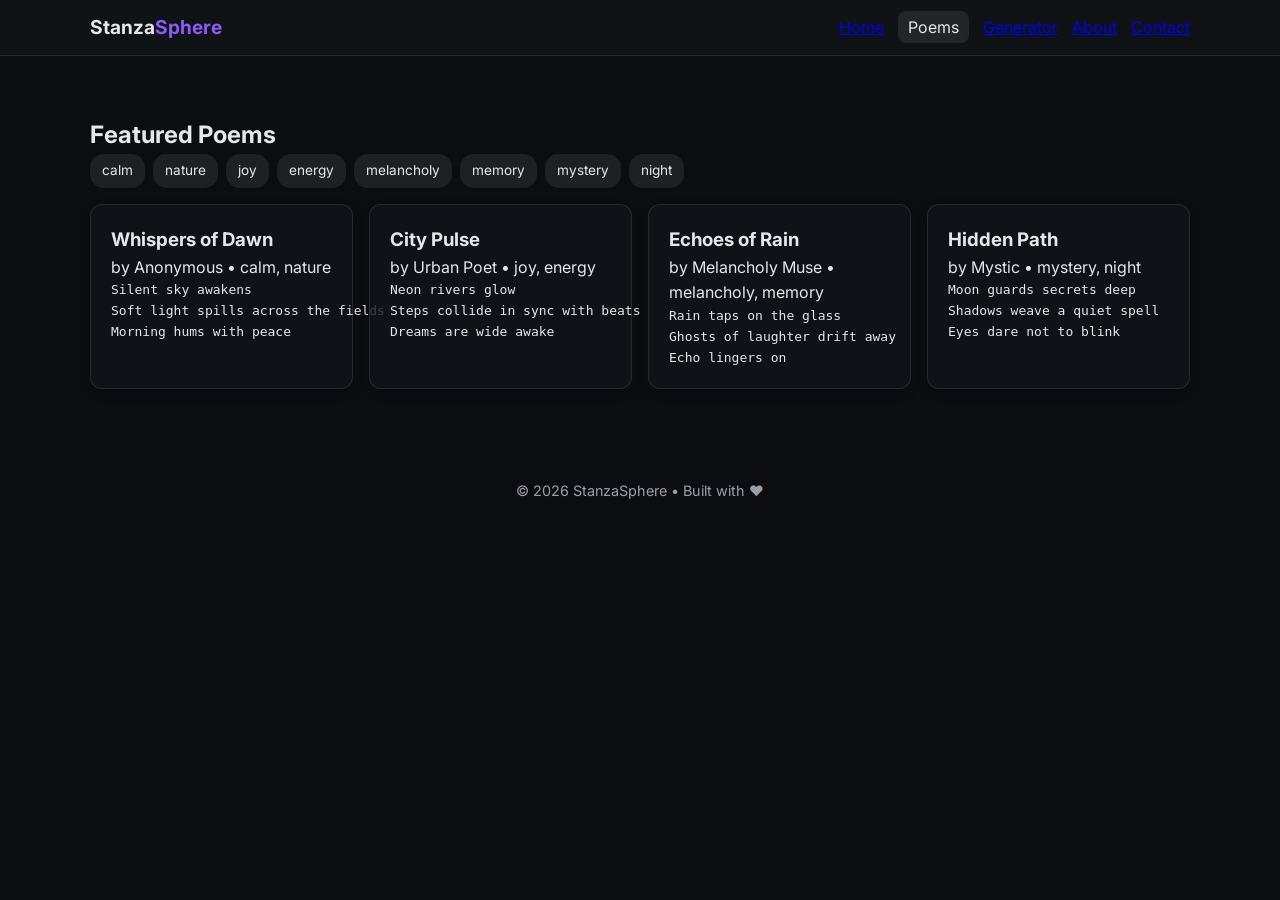
<file: milestone1/poems.html>
<!DOCTYPE html>
<html lang="en">
<head>
  <meta charset="UTF-8" />
  <meta name="viewport" content="width=device-width, initial-scale=1" />
  <title>StanzaSphere</title>
  <link rel="icon" href="assets/favicon.svg" type="image/svg+xml">
  <link href="https://fonts.googleapis.com/css2?family=Inter:wght@300;400;600;800&display=swap" rel="stylesheet">
  <link rel="stylesheet" href="styles.css" />
</head>
<body>
  <header class="header">
    <nav class="nav container">
      <a class="logo" href="home.html">Stanza<span>Sphere</span></a>
      <ul class="nav-links">
        <li><a href="home.html">Home</a></li>
        <li><a href="poems.html" class="nav-link active">Poems</a></li>
        <li><a href="generator.html">Generator</a></li>
        <li><a href="about.html">About</a></li>
        <li><a href="contact.html">Contact</a></li>
      </ul>
    </nav>
  </header>

  <section class="section" id="poems">
    <div class="container">
      <h2 class="section-title">Featured Poems</h2>
      <div id="tags" class="tags"></div>
      <div id="poemGrid" class="grid"></div>
    </div>
  </section>

  <footer class="footer">
    <div class="container">
      <p>© <span id="year"></span> StanzaSphere • Built with ♥</p>
    </div>
  </footer>

  <script>
    // Poems data
    const poems = [
      {
        title: "Whispers of Dawn",
        author: "Anonymous",
        tags: ["calm", "nature"],
        text: `Silent sky awakens\nSoft light spills across the fields\nMorning hums with peace`
      },
      {
        title: "City Pulse",
        author: "Urban Poet",
        tags: ["joy", "energy"],
        text: `Neon rivers glow\nSteps collide in sync with beats\nDreams are wide awake`
      },
      {
        title: "Echoes of Rain",
        author: "Melancholy Muse",
        tags: ["melancholy", "memory"],
        text: `Rain taps on the glass\nGhosts of laughter drift away\nEcho lingers on`
      },
      {
        title: "Hidden Path",
        author: "Mystic",
        tags: ["mystery", "night"],
        text: `Moon guards secrets deep\nShadows weave a quiet spell\nEyes dare not to blink`
      }
    ];

    const tagsEl = document.getElementById("tags");
    const gridEl = document.getElementById("poemGrid");

    // Collect unique tags
    const allTags = [...new Set(poems.flatMap(p => p.tags))];

    // Render tags
    allTags.forEach(tag => {
      const span = document.createElement("span");
      span.className = "tag";
      span.textContent = tag;
      span.addEventListener("click", () => filterPoems(tag));
      tagsEl.appendChild(span);
    });

    // Render poems
    function renderPoems(list) {
      gridEl.innerHTML = "";
      list.forEach(poem => {
        const card = document.createElement("div");
        card.className = "card poem";
        card.innerHTML = `
          <h3>${poem.title}</h3>
          <div class="meta">by ${poem.author} • ${poem.tags.join(", ")}</div>
          <pre>${poem.text}</pre>
        `;
        gridEl.appendChild(card);
      });
    }

    // Filter poems
    function filterPoems(tag) {
      const filtered = poems.filter(p => p.tags.includes(tag));
      renderPoems(filtered);
      document.querySelectorAll(".tag").forEach(t => t.classList.remove("active"));
      [...tagsEl.children].find(t => t.textContent === tag).classList.add("active");
    }

    // Initial render
    renderPoems(poems);

    // Update year
    document.getElementById("year").textContent = new Date().getFullYear();
  </script>
</body>
</html>
</file>
<file: styles.css>
/* ===============================
   THEME VARIABLES
   =============================== */
   :root {
    --bg: #0a0a0f;
    --panel: rgba(25, 25, 32, 0.8);
    --text: #e5e7eb;
    --muted: #9aa0a6;
    --brand: #a855f7;
    --brand-2: #06b6d4;
    --glow: 0 0 12px rgba(139, 92, 246, 0.4);
  }
  :root.light {
    --bg: #fafafa;
    --panel: rgba(255, 255, 255, 0.9);
    --text: #111417;
    --muted: #6b7280;
    --brand: #7c3aed;
    --brand-2: #0891b2;
    --glow: 0 0 10px rgba(124, 58, 237, 0.3);
  }
  
  * { box-sizing: border-box; margin: 0; padding: 0; }
  html { scroll-behavior: smooth; }
  body {
    font-family: "Inter", system-ui, sans-serif;
    background: var(--bg);
    color: var(--text);
    transition: background 0.5s, color 0.5s;
    overflow-x: hidden;
    line-height: 1.6;
  }
  .container { width: min(1100px, 92vw); margin: 0 auto; }
  .section { padding: 80px 0; min-height: 60vh; }
  .section.alt { background: rgba(255, 255, 255, 0.03); backdrop-filter: blur(8px); }
  
  /* ===============================
     HEADER
     =============================== */
  .header {
    position: sticky;
    top: 0;
    z-index: 999;
    background: var(--panel);
    backdrop-filter: blur(12px);
    border-bottom: 1px solid rgba(255, 255, 255, 0.1);
    box-shadow: 0 2px 10px rgba(0, 0, 0, 0.3);
  }
  .nav {
    display: flex;
    justify-content: space-between;
    align-items: center;
    padding: 12px 0;
  }
  .logo {
    text-decoration: none;
    font-weight: 700;
    font-size: 1.4rem;
    color: var(--text);
  }
  .logo span {
    background: linear-gradient(90deg, var(--brand), var(--brand-2));
    -webkit-background-clip: text;
    color: transparent;
  }
  .nav-links { list-style: none; display: flex; gap: 16px; }
  .nav-links a {
    text-decoration: none;
    color: var(--text);
    padding: 6px 12px;
    border-radius: 8px;
    transition: 0.3s;
  }
  .nav-links a:hover,
  .nav-link.active {
    background: linear-gradient(90deg, var(--brand), var(--brand-2));
    color: #fff;
    box-shadow: var(--glow);
  }
  .menu-btn {
    display: none;
    background: none;
    border: none;
    font-size: 1.4rem;
    color: var(--text);
  }
  @media (max-width: 760px) {
    .menu-btn { display: block; }
    .nav-links {
      display: none;
      position: absolute;
      right: 10px;
      top: 60px;
      flex-direction: column;
      background: var(--panel);
      border-radius: 10px;
      padding: 12px;
    }
    .nav-links.show { display: flex; }
  }
  
  /* ===============================
     HERO SECTION
     =============================== */
  .hero {
    height: 90vh;
    display: flex;
    justify-content: center;
    align-items: center;
    text-align: center;
    position: relative;
    overflow: hidden;
  }
  .hero canvas {
    position: absolute;
    top: 0; left: 0;
    width: 100%; height: 100%;
    z-index: 0;
  }
  .hero-inner { position: relative; z-index: 1; }
  .title {
    font-size: 2.8rem;
    font-weight: 800;
    background: linear-gradient(90deg, var(--brand), var(--brand-2));
    -webkit-background-clip: text;
    color: transparent;
    animation: glow 3s infinite alternate ease-in-out;
  }
  @keyframes glow {
    from { text-shadow: 0 0 8px rgba(139, 92, 246, 0.5); }
    to { text-shadow: 0 0 18px rgba(6, 182, 212, 0.8); }
  }
  .subtitle {
    margin-top: 12px;
    color: var(--muted);
    font-size: 1.1rem;
  }
  .cta {
    margin-top: 24px;
    display: flex;
    gap: 12px;
    justify-content: center;
    flex-wrap: wrap;
  }
  
  /* ===============================
     BUTTONS
     =============================== */
  .btn {
    padding: 10px 18px;
    border-radius: 10px;
    text-decoration: none;
    font-weight: 600;
    cursor: pointer;
    transition: all 0.3s ease;
    display: inline-block;
  }
  .btn.primary {
    background: linear-gradient(90deg, var(--brand), var(--brand-2));
    color: #fff;
    border: none;
    box-shadow: var(--glow);
  }
  .btn.primary:hover { transform: translateY(-2px) scale(1.05); }
  .btn.ghost {
    border: 1px solid rgba(255, 255, 255, 0.2);
    background: transparent;
    color: var(--text);
  }
  .btn.ghost:hover { background: rgba(255, 255, 255, 0.1); }
  
  /* ===============================
     GRID / CARDS
     =============================== */
  .grid {
    display: grid;
    grid-template-columns: repeat(auto-fit, minmax(260px, 1fr));
    gap: 22px;
    margin-top: 28px;
  }
  .card {
    background: var(--panel);
    border: 1px solid rgba(255, 255, 255, 0.1);
    border-radius: 14px;
    padding: 22px;
    backdrop-filter: blur(10px);
    box-shadow: 0 6px 18px rgba(0, 0, 0, 0.25);
    transition: transform 0.3s, box-shadow 0.3s;
  }
  .card:hover {
    transform: translateY(-6px);
    box-shadow: 0 10px 28px rgba(0, 0, 0, 0.35);
  }
  
  /* ===============================
     ABOUT / VERSE / COMMUNITY
     =============================== */
  .card.about {
    background: rgba(255, 255, 255, 0.05);
    border: 1px solid rgba(255, 255, 255, 0.15);
    border-radius: 16px;
    padding: 30px;
    color: var(--text);
    font-size: 1.05rem;
    line-height: 1.8;
    backdrop-filter: blur(12px);
    box-shadow: 0 8px 24px rgba(0, 0, 0, 0.4);
    animation: fadeSlide 1s ease;
  }
  .card.about h3 { color: var(--brand); margin-top: 20px; margin-bottom: 8px; }
  .ticks li { list-style: none; margin: 10px 0; }
  .ticks li::before { content: "✦ "; color: var(--brand-2); }
  
  blockquote {
    background: rgba(255, 255, 255, 0.08);
    border-left: 4px solid var(--brand);
    padding: 14px 18px;
    border-radius: 8px;
    margin-top: 25px;
    font-style: italic;
    color: var(--muted);
  }
  @keyframes fadeSlide {
    from { opacity: 0; transform: translateY(30px); }
    to { opacity: 1; transform: translateY(0); }
  }
  
  /* ===============================
     TAGS / POEM LIBRARY
     =============================== */
  .tags {
    margin-bottom: 18px;
    display: flex;
    flex-wrap: wrap;
    gap: 10px;
  }
  .tag {
    padding: 6px 14px;
    border-radius: 20px;
    background: rgba(255, 255, 255, 0.05);
    cursor: pointer;
    font-size: 0.85rem;
    transition: all 0.3s ease;
  }
  .tag:hover,
  .tag.active {
    background: linear-gradient(90deg, var(--brand), var(--brand-2));
    color: #fff;
    box-shadow: var(--glow);
  }
  .poem-output {
    min-height: 120px;
    padding: 14px;
    border: 1px dashed rgba(255, 255, 255, 0.2);
    border-radius: 8px;
    background: rgba(255, 255, 255, 0.05);
    font-family: monospace;
    white-space: pre-wrap;
    font-size: 1rem;
  }
  
  /* ===============================
     FORM (CONTACT PAGE)
     =============================== */
  .form label { display: block; margin-bottom: 12px; }
  input, textarea, select {
    width: 100%;
    padding: 10px 12px;
    margin-top: 4px;
    border-radius: 8px;
    border: 1px solid rgba(255, 255, 255, 0.2);
    background: rgba(0, 0, 0, 0.2);
    color: var(--text);
    font-family: inherit;
    font-size: 1rem;
  }
  input:focus, textarea:focus {
    outline: none;
    border-color: var(--brand);
    box-shadow: 0 0 8px rgba(139, 92, 246, 0.6);
  }
  
  /* ===============================
     FOOTER
     =============================== */
  .footer {
    text-align: center;
    color: var(--muted);
    padding: 40px 0;
    position: relative;
  }
  #topBtn {
    margin-top: 15px;
    opacity: 0.9;
    transition: 0.3s;
  }
  #topBtn:hover {
    transform: translateY(-2px);
    background: linear-gradient(90deg, var(--brand), var(--brand-2));
    color: #fff;
  }
  
  /* ===============================
     ANIMATIONS
     =============================== */
  .fade-in { opacity: 0; transform: translateY(30px); transition: all 1s ease; }
  .fade-in.show { opacity: 1; transform: translateY(0); }
  
  @keyframes float {
    0% { transform: translateY(0); }
    50% { transform: translateY(-8px); }
    100% { transform: translateY(0); }
  }
  
  /* ===============================
     RESPONSIVE TWEAKS
     =============================== */
  @media (max-width: 640px) {
    .title { font-size: 2rem; }
    .section { padding: 60px 0; }
    .grid { gap: 16px; }
    .card { padding: 18px; }
  }
</file>
<file: milestone1/styles.css>
/* =======================
   Base Styles & Theme
   ======================= */
   :root {
    --bg: #0b0d10;
    --panel: #111418cc;
    --text: #e5e7eb;
    --muted: #9aa0a6;
    --brand: #8b5cf6;
    --brand-2: #06b6d4;
  }
  
  :root.light {
    --bg: #f7f7fb;
    --panel: #ffffff;
    --text: #121417;
    --muted: #6b7280;
    --brand: #7c3aed;
    --brand-2: #0891b2;
  }
  
  * { box-sizing: border-box; margin: 0; padding: 0; }
  html { scroll-behavior: smooth; }
  body {
    font-family: Inter, system-ui, -apple-system, Segoe UI, Roboto, Helvetica, Arial;
    background: var(--bg);
    color: var(--text);
    line-height: 1.6;
  }
  
  /* =======================
     Layout
     ======================= */
  .container { width: min(1100px, 92vw); margin: 0 auto; }
  .section { padding: 60px 0; }
  .section.alt { background: rgba(255,255,255,0.04); }
  
  /* =======================
     Header & Nav
     ======================= */
  .header {
    position: sticky; top: 0; z-index: 50;
    background: var(--panel);
    border-bottom: 1px solid rgba(255,255,255,0.1);
  }
  .nav {
    display: flex; align-items: center; justify-content: space-between;
    padding: 12px 0;
  }
  .logo {
    font-weight: 700;
    text-decoration: none; 
    color: var(--text);
    font-size: 1.2rem;
  }
  .logo span { color: var(--brand); }
  .nav-links {
    display: flex; gap: 14px; list-style: none;
  }
  .nav-link {
    color: var(--text);
    text-decoration: none;
    padding: 6px 10px;
    border-radius: 8px;
  }
  .nav-link.active, .nav-link:hover {
    background: rgba(255,255,255,0.08);
  }
  
  /* =======================
     Buttons
     ======================= */
  .btn {
    padding: 8px 14px;
    border-radius: 8px;
    cursor: pointer;
    text-decoration: none;
    font-size: 0.95rem;
  }
  .btn.primary {
    background: linear-gradient(90deg,var(--brand),var(--brand-2));
    border: none;
    color: #fff;
  }
  .btn.ghost {
    border: 1px solid rgba(255,255,255,0.2);
    background: transparent;
    color: var(--text);
  }
  
  /* =======================
     Cards
     ======================= */
  .card {
    background: var(--panel);
    border: 1px solid rgba(255,255,255,.1);
    border-radius: 12px;
    padding: 20px;
    box-shadow: 0 4px 12px rgba(0,0,0,0.15);
  }
  
  /* =======================
     Poems Grid
     ======================= */
  .grid {
    display: grid;
    grid-template-columns: repeat(auto-fit, minmax(250px, 1fr));
    gap: 16px;
  }
  .tags {
    margin-bottom: 16px;
    display: flex; flex-wrap: wrap; gap: 8px;
  }
  .tag {
    padding: 6px 12px;
    border-radius: 14px;
    background: rgba(255,255,255,.08);
    cursor: pointer;
    font-size: .85rem;
  }
  .tag:hover { background: var(--brand); color: #fff; }
  
  /* =======================
     Generator Output
     ======================= */
  .controls { display: flex; flex-wrap: wrap; gap: 12px; margin-bottom: 14px; }
  label { display: flex; flex-direction: column; gap: 4px; font-size: 0.9rem; }
  select {
    padding: 6px 10px;
    border-radius: 6px;
    border: 1px solid rgba(255,255,255,0.2);
    background: var(--bg);
    color: var(--text);
  }
  .poem-output {
    min-height: 120px;
    padding: 14px;
    background: rgba(255,255,255,0.05);
    border: 1px dashed rgba(255,255,255,0.2);
    border-radius: 8px;
    font-family: monospace;
    white-space: pre-wrap;
  }
  
  /* =======================
     Footer
     ======================= */
  .footer {
    padding: 30px 0;
    text-align: center;
    color: var(--muted);
    font-size: .9rem;
  }
</file>
